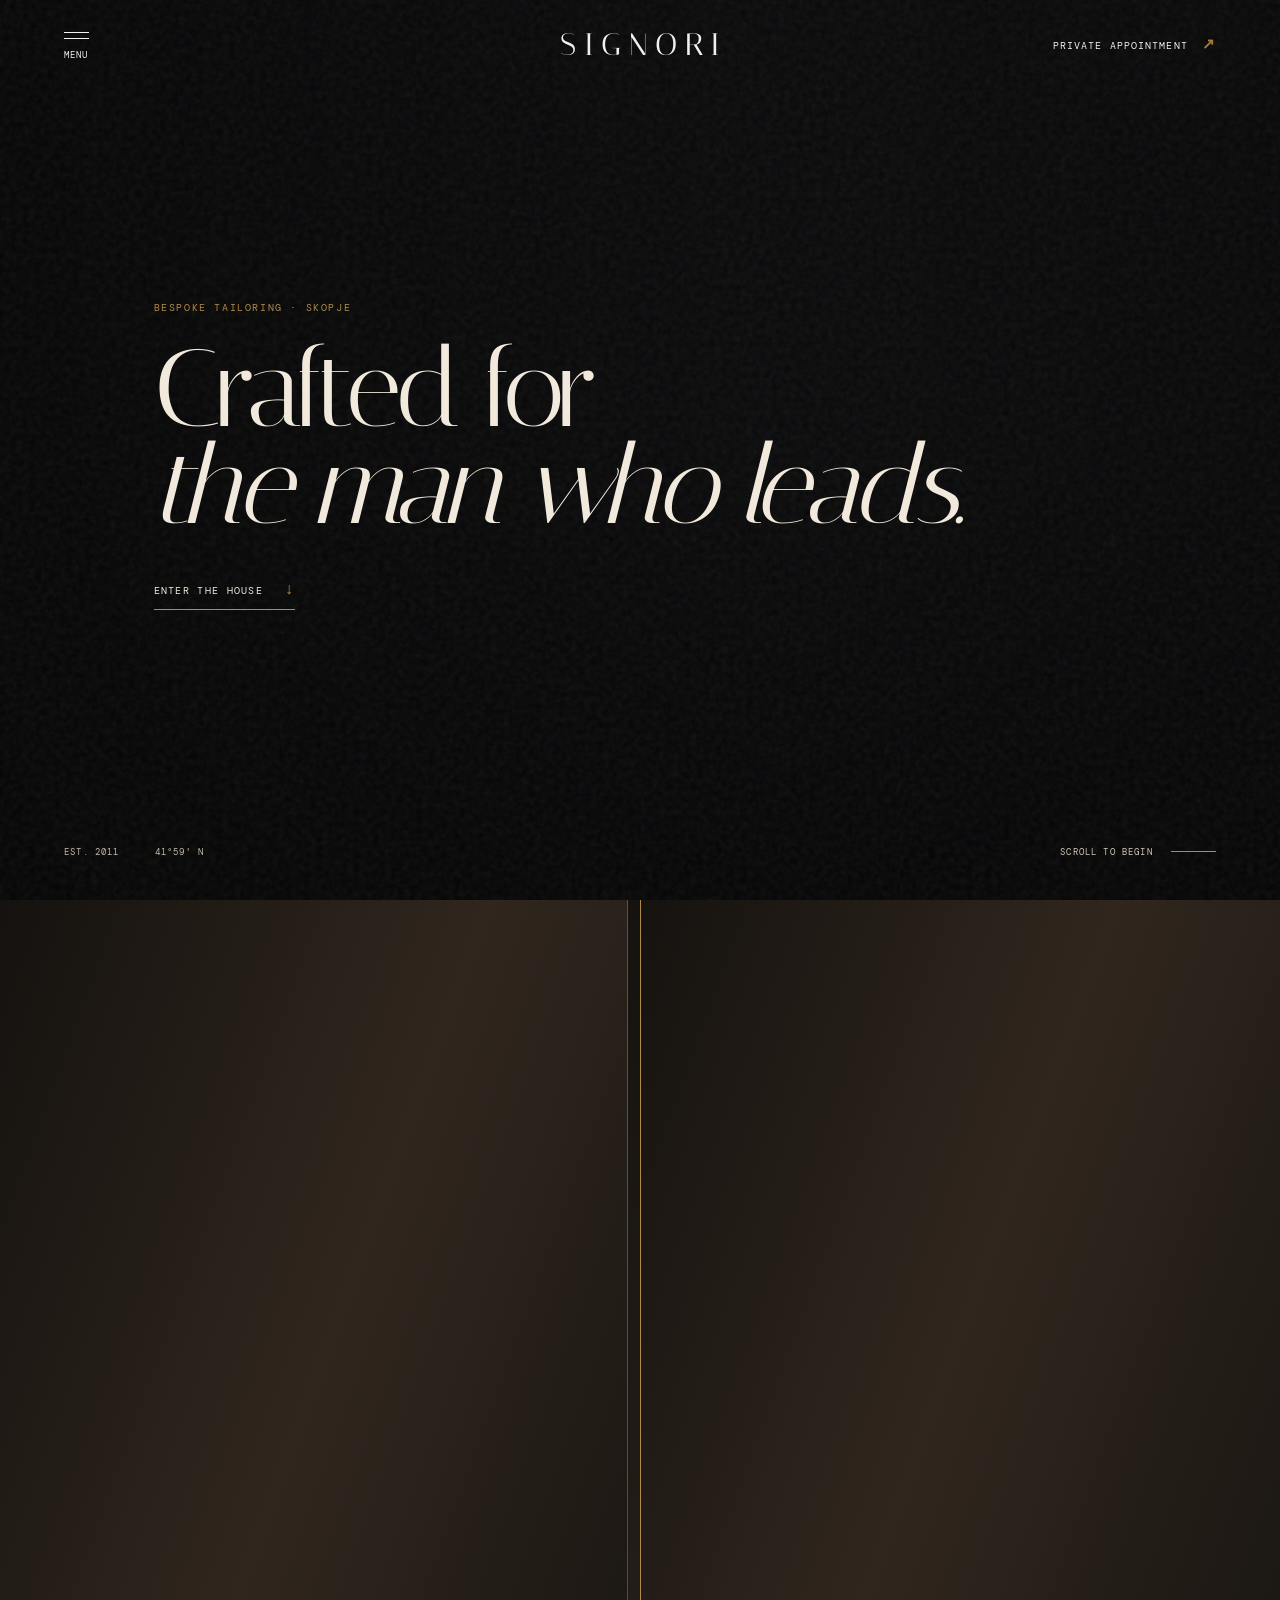
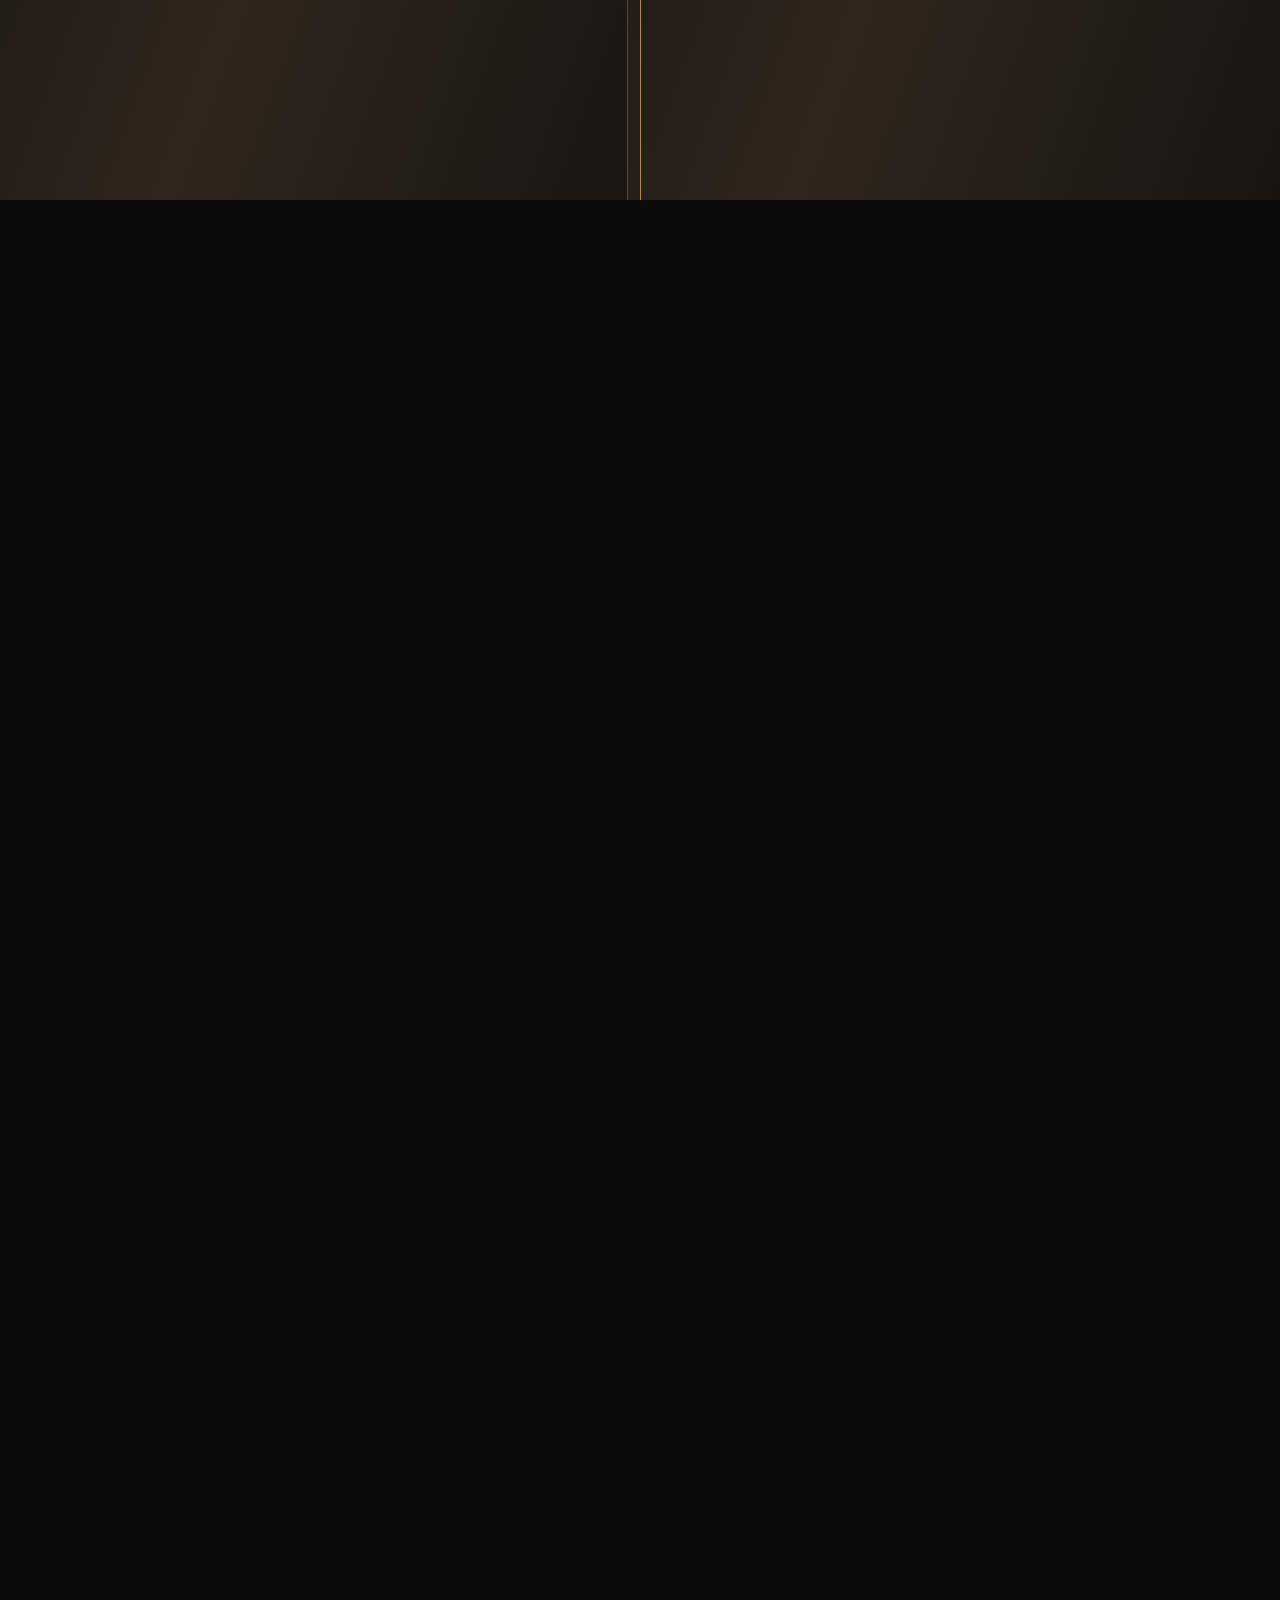
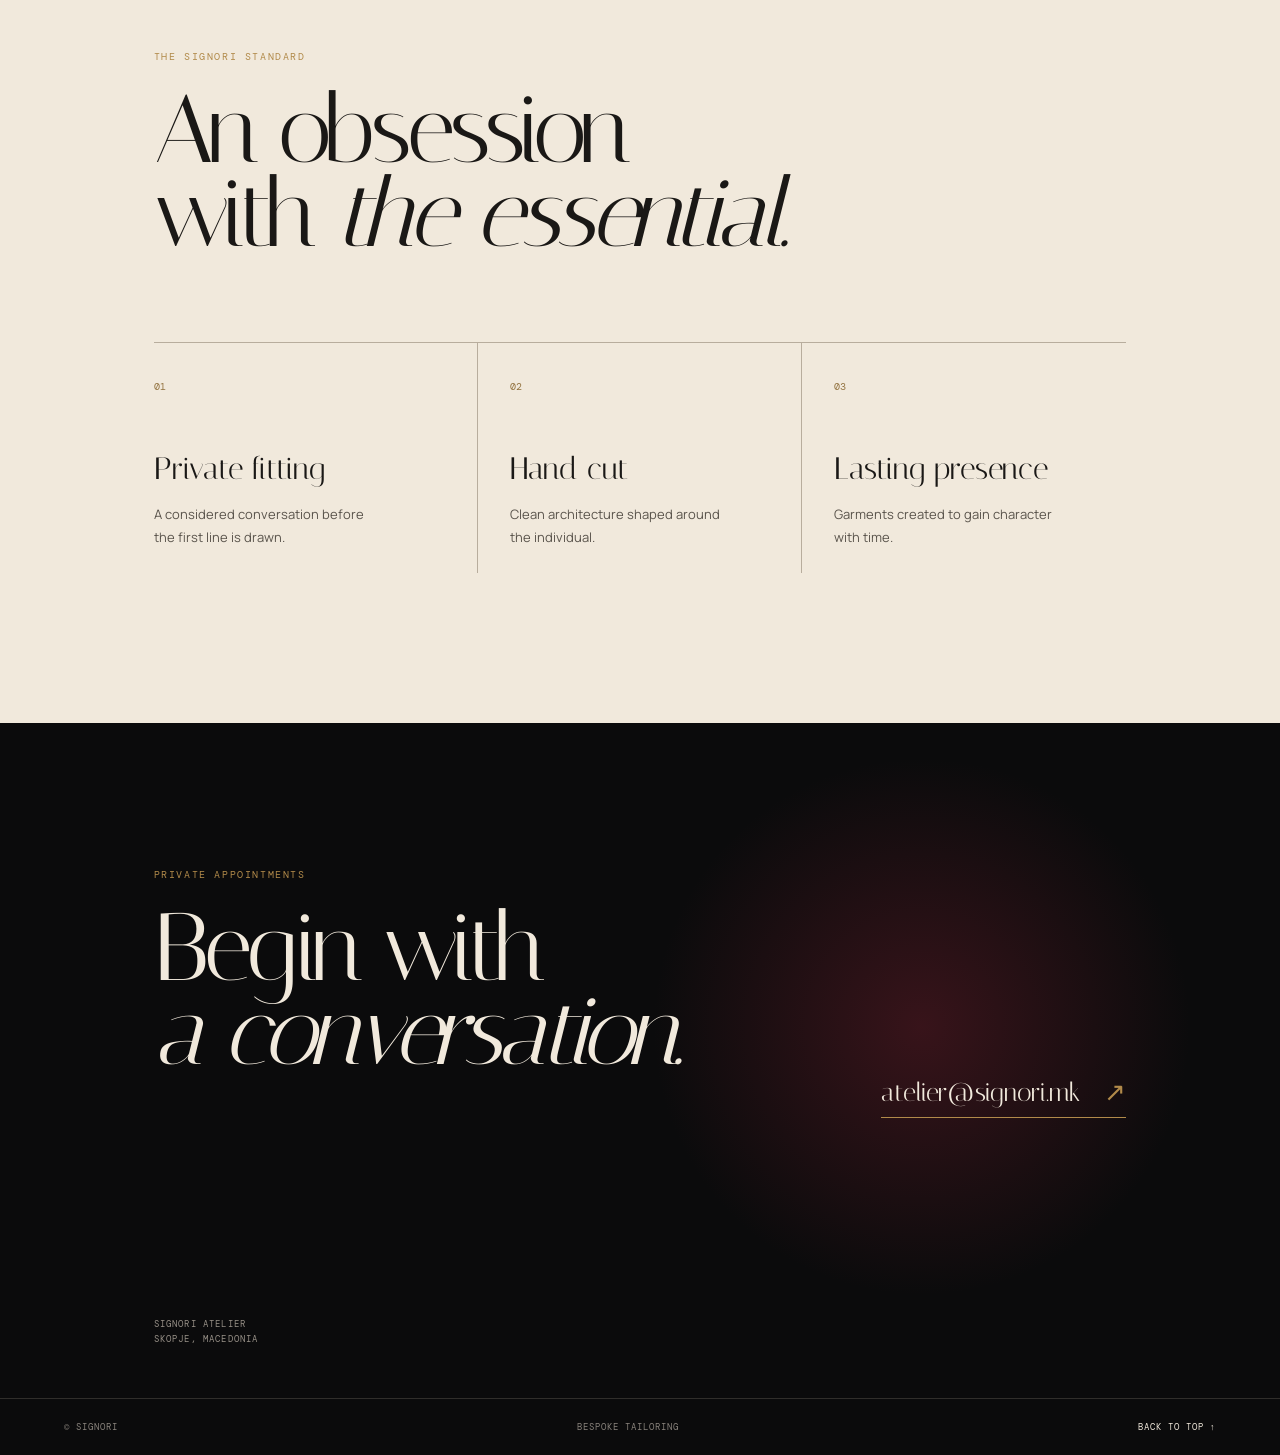
<file: index.html>
<!doctype html>
<html lang="en">
<head>
  <meta charset="UTF-8">
  <meta name="viewport" content="width=device-width, initial-scale=1.0">
  <meta name="description" content="SIGNORI — bespoke tailoring, crafted for the man who leads.">
  <title>SIGNORI — Bespoke tailoring</title>
  <link rel="preconnect" href="https://fonts.googleapis.com">
  <link rel="preconnect" href="https://images.unsplash.com">
  <link rel="stylesheet" href="styles.css">
</head>
<body>
  <div class="loader" aria-hidden="true"><span>SIGNORI</span><i></i></div>
  <header class="topbar">
    <button class="menu-toggle" type="button" aria-expanded="false" aria-controls="site-menu"><span></span><span></span><em>Menu</em></button>
    <a class="brand" href="#top" aria-label="Signori home">SIGNORI</a>
    <a class="top-cta" href="#appointment">Private appointment <b>↗</b></a>
  </header>
  <nav class="menu-panel" id="site-menu" aria-label="Main navigation" aria-hidden="true">
    <div class="menu-backdrop"></div><div class="menu-content">
      <p class="eyebrow">The house of Signori</p>
      <a href="#world">The atelier <span>01</span></a><a href="#craft">The craft <span>02</span></a><a href="#appointment">Appointments <span>03</span></a>
      <p class="menu-contact">Skopje, Macedonia<br><a href="mailto:atelier@signori.mk">atelier@signori.mk</a></p>
    </div>
  </nav>
  <main id="top">
    <section class="hero" aria-labelledby="hero-title">
      <div class="hero-picture"></div><div class="hero-shade"></div><div class="hero-grain"></div>
      <div class="hero-copy"><p class="eyebrow">Bespoke tailoring · Skopje</p><h1 id="hero-title">Crafted for<br><i>the man who leads.</i></h1><a class="text-link" href="#world">Enter the house <span>↓</span></a></div>
      <p class="hero-index">Est. 2011 <span>41°59′ N</span></p><p class="hero-scroll">Scroll to begin <i></i></p>
    </section>

    <section class="world" id="world" aria-label="A journey through the Signori atelier">
      <div class="world-stage">
        <div class="atmosphere"></div><div class="door door-left"></div><div class="door door-right"></div><div class="light-slit"></div>
        <article class="scene scene-arrival is-active" data-scene="0">
          <div class="scene-media arrival-media"></div><div class="scene-shadow"></div>
          <div class="scene-copy"><p class="eyebrow">I — The arrival</p><h2>Enter a world<br>made <i>for you.</i></h2><p>Behind the walnut doors, the noise of the city gives way to the rhythm of the atelier.</p></div>
          <p class="scene-number">01 <span>/ 05</span></p>
        </article>
        <article class="scene scene-measure" data-scene="1">
          <div class="measure-image"></div><div class="tape tape-one"></div><div class="tape tape-two"></div><div class="measure-rule"><span>0</span><span>10</span><span>20</span><span>30</span><span>40</span></div>
          <div class="scene-copy"><p class="eyebrow">II — The measure</p><h2>No two men<br>move <i>alike.</i></h2><p>Thirty-eight considered measurements find the natural balance of your body, posture and pace.</p></div>
          <p class="scene-number">02 <span>/ 05</span></p>
        </article>
        <article class="scene scene-cloth" data-scene="2">
          <div class="cloth-image"></div><div class="wine-sweep"></div><div class="swatch-stack"><button aria-label="Charcoal wool"></button><button aria-label="Ivory wool"></button><button aria-label="Burgundy wool"></button><button aria-label="Midnight wool"></button></div>
          <div class="scene-copy"><p class="eyebrow">III — The cloth</p><h2>Character,<br>woven <i>in.</i></h2><p>Fine wool, silk and cashmere from the world’s most exacting mills — selected under a patient eye.</p></div>
          <p class="scene-number">03 <span>/ 05</span></p>
        </article>
        <article class="scene scene-cut" data-scene="3">
          <div class="cut-image"></div><div class="pattern pattern-a"></div><div class="pattern pattern-b"></div><div class="brass-line"></div>
          <div class="scene-copy"><p class="eyebrow">IV — The cut</p><h2>Precision is<br>a form of <i>respect.</i></h2><p>Every panel is cut by hand. Every proportion is drawn to make a quiet, unmistakable statement.</p></div>
          <p class="scene-number">04 <span>/ 05</span></p>
        </article>
        <article class="scene scene-finish" data-scene="4">
          <div class="finish-image"></div><div class="mirror-frame"></div><div class="mirror-glow"></div>
          <div class="scene-copy"><p class="eyebrow">V — The hand</p><h2>Made once.<br>Worn <i>forever.</i></h2><p>Your finished garment carries hundreds of deliberate gestures — and becomes entirely yours.</p><a class="button" href="#appointment">Begin your fitting <span>↗</span></a></div>
          <p class="scene-number">05 <span>/ 05</span></p>
        </article>
        <div class="scene-progress" aria-hidden="true"><i></i><i></i><i></i><i></i><i></i></div><p class="scroll-label">Scroll through the atelier</p>
      </div>
    </section>

    <section class="craft" id="craft"><p class="eyebrow">The Signori standard</p><h2>An obsession<br>with <i>the essential.</i></h2><div class="craft-grid"><article><span>01</span><h3>Private fitting</h3><p>A considered conversation before the first line is drawn.</p></article><article><span>02</span><h3>Hand cut</h3><p>Clean architecture shaped around the individual.</p></article><article><span>03</span><h3>Lasting presence</h3><p>Garments created to gain character with time.</p></article></div></section>
    <section class="appointment" id="appointment"><div><p class="eyebrow">Private appointments</p><h2>Begin with<br><i>a conversation.</i></h2></div><a class="appointment-link" href="mailto:atelier@signori.mk">atelier@signori.mk <span>↗</span></a><p class="address">SIGNORI ATELIER<br>SKOPJE, MACEDONIA</p></section>
  </main>
  <footer><span>© SIGNORI</span><span>Bespoke tailoring</span><a href="#top">Back to top ↑</a></footer>
  <script src="script.js"></script>
</body>
</html>
</file>
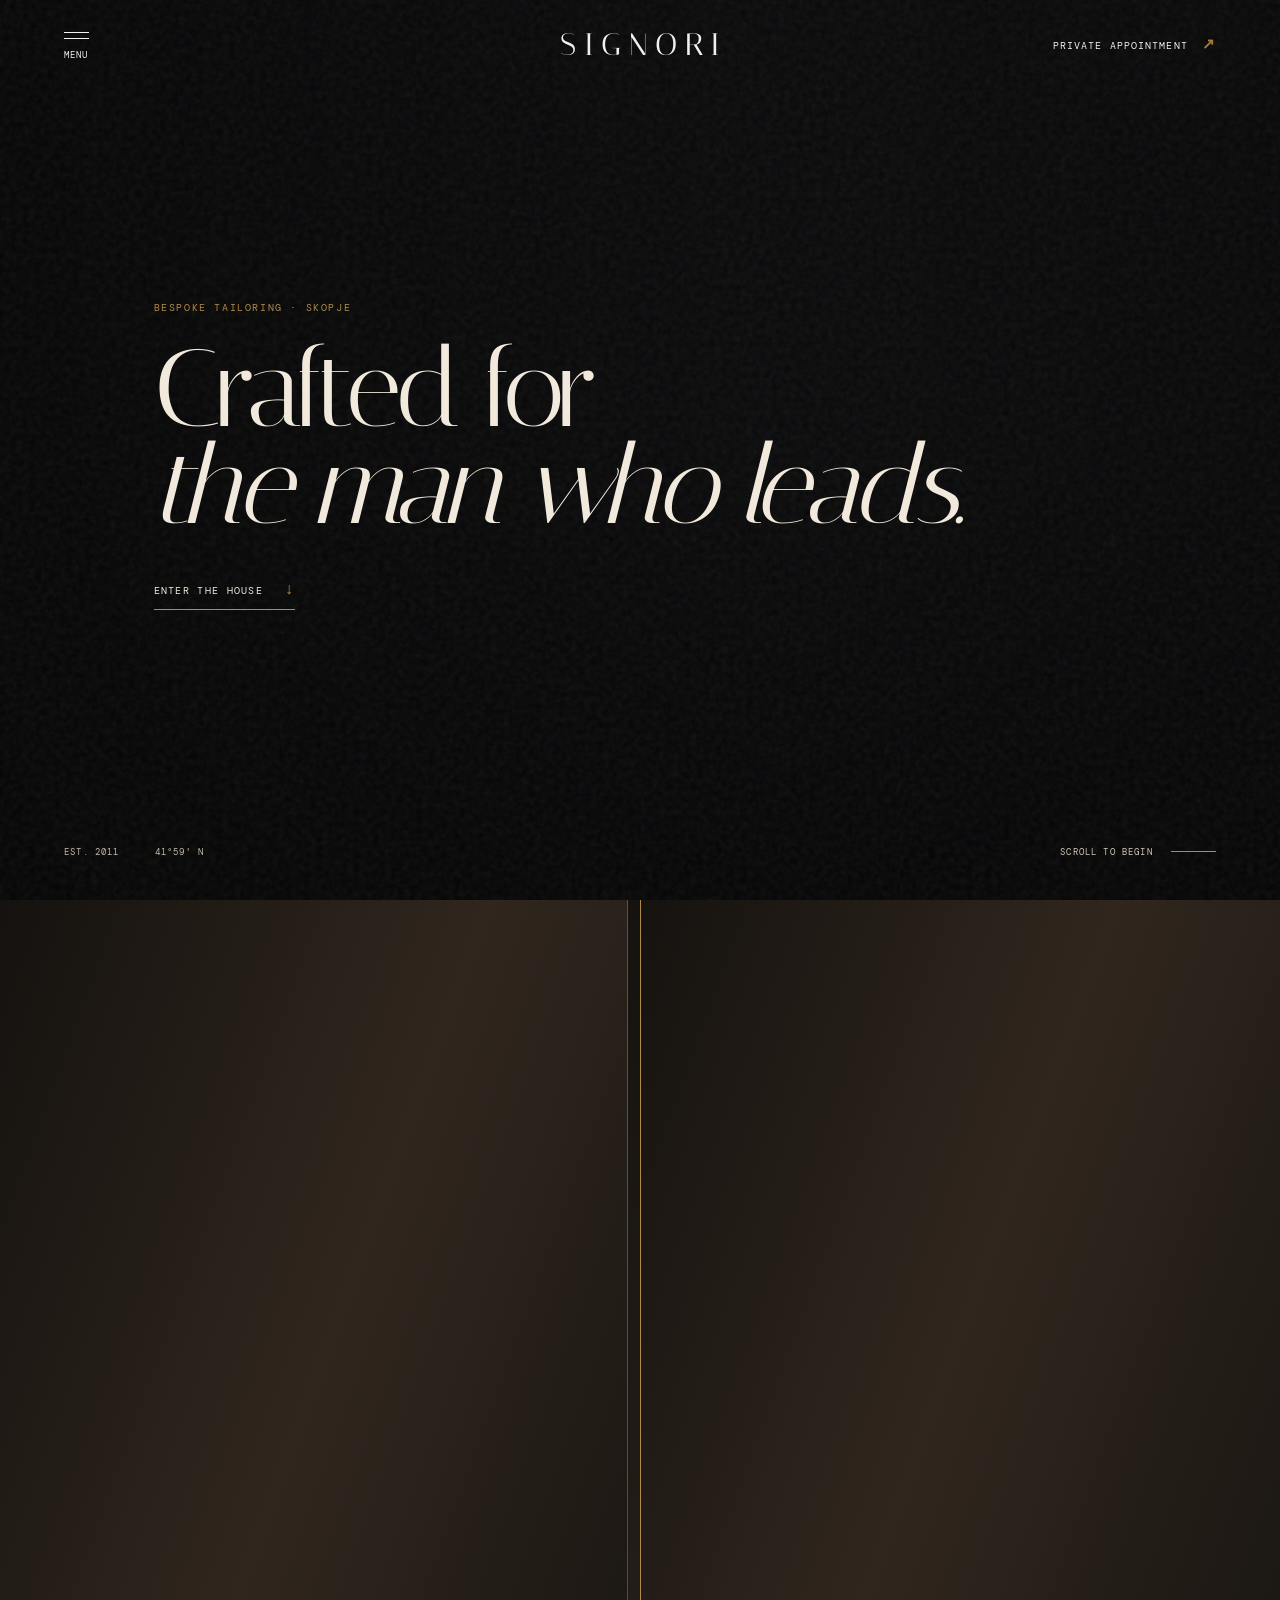
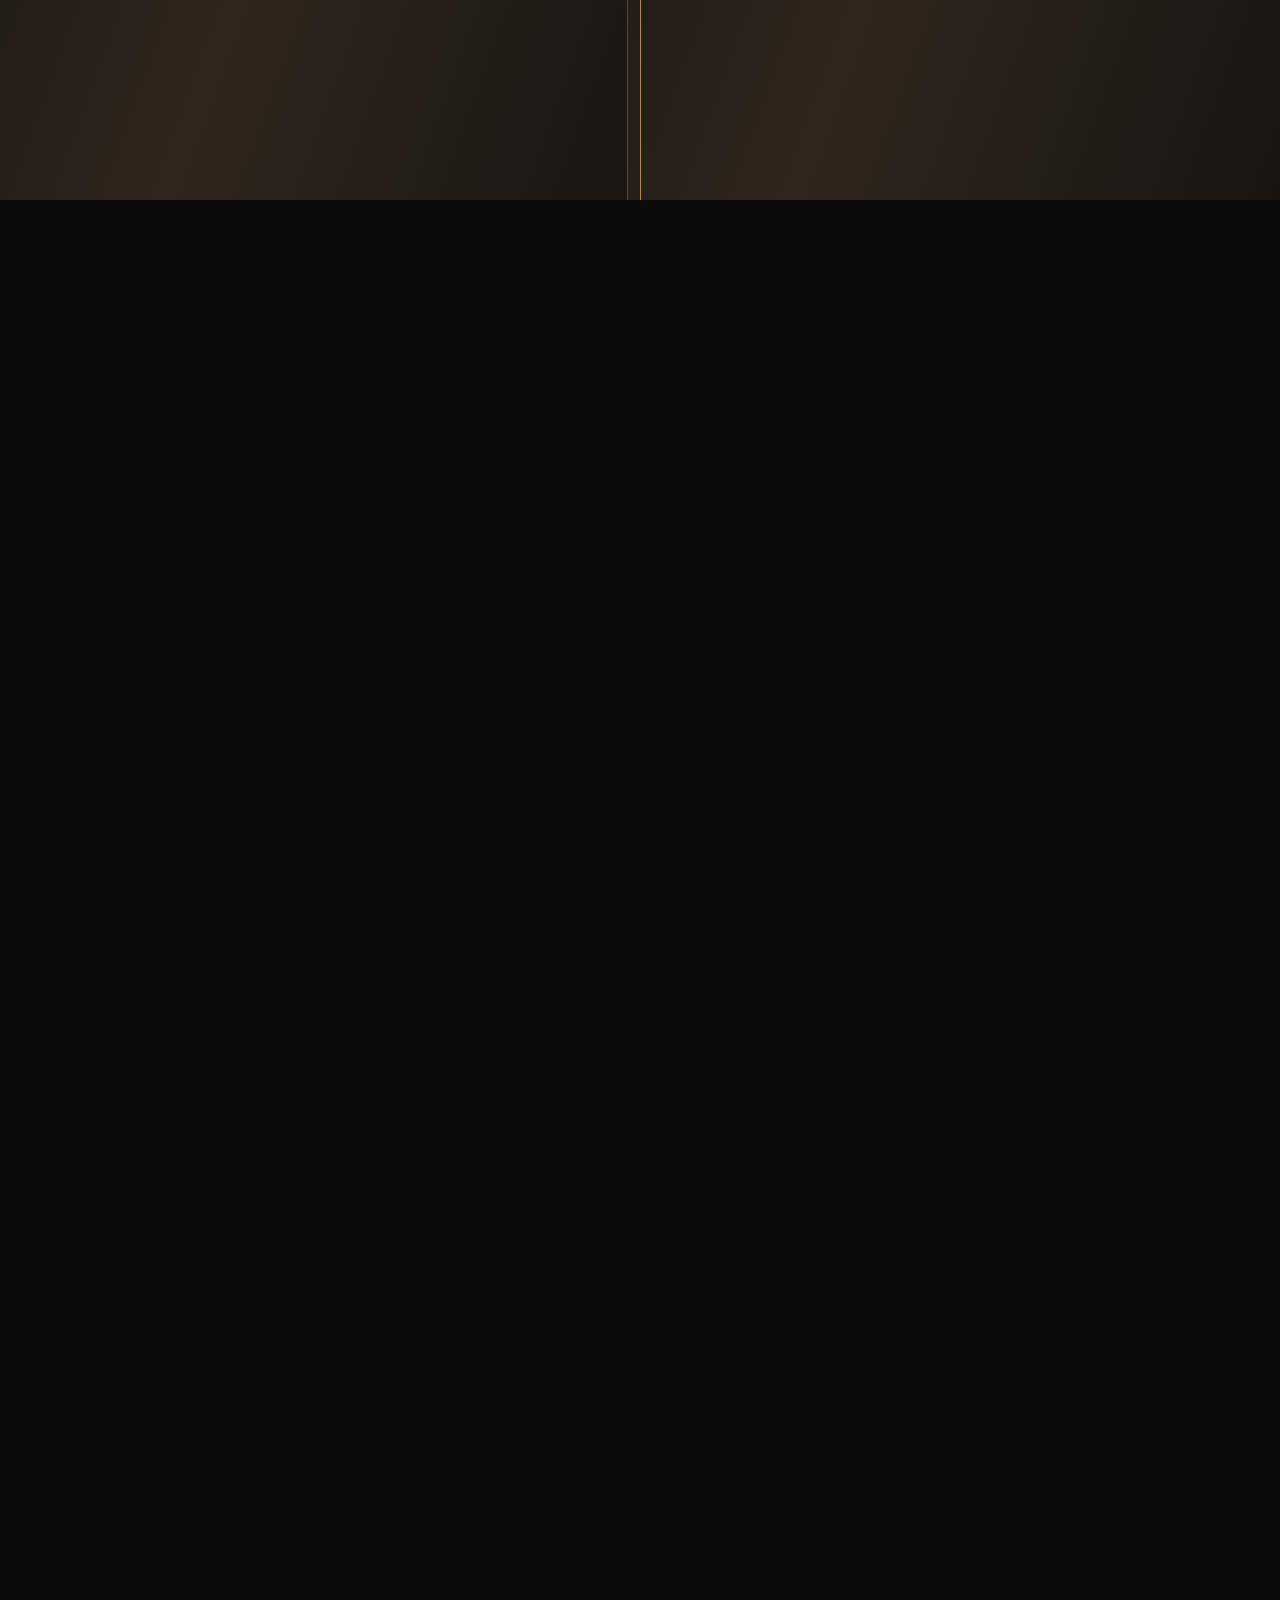
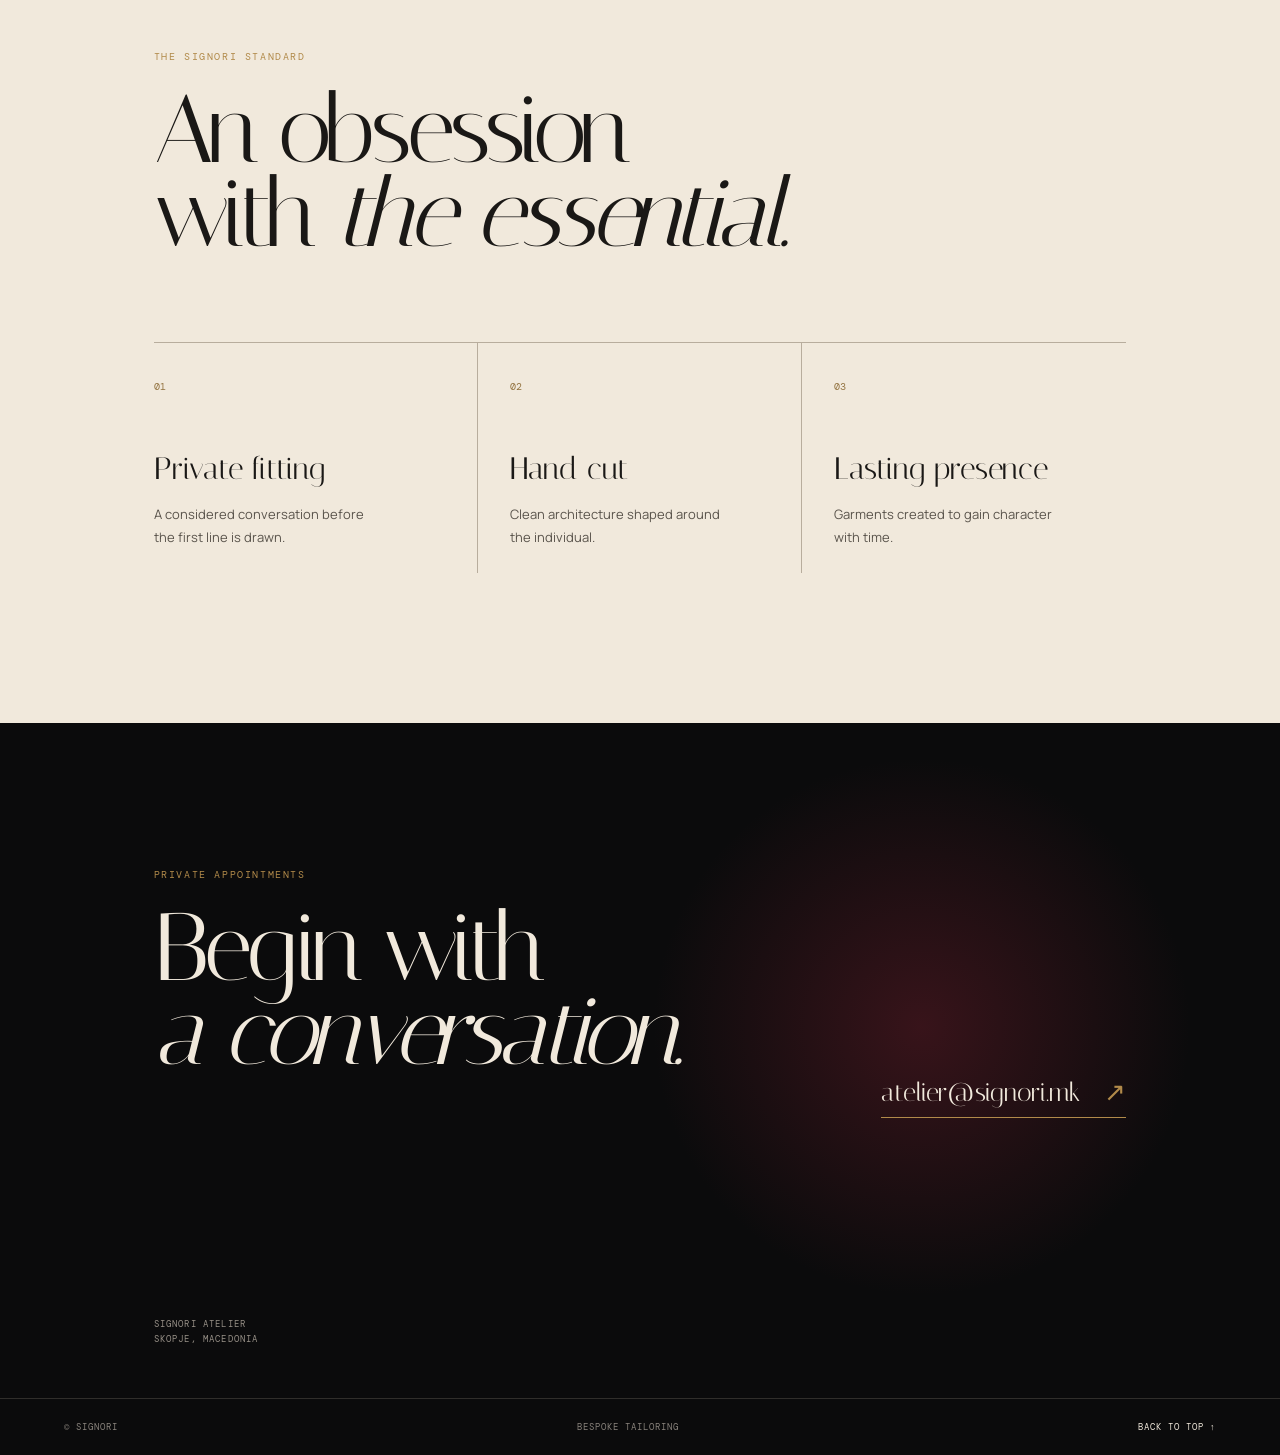
<file: signori-website.html>
<!doctype html>
<html lang="en">
<head>
  <meta charset="UTF-8">
  <meta name="viewport" content="width=device-width, initial-scale=1.0">
  <meta name="description" content="SIGNORI — bespoke tailoring, crafted for the man who leads.">
  <title>SIGNORI — Bespoke tailoring</title>
  <link rel="preconnect" href="https://fonts.googleapis.com">
  <link rel="preconnect" href="https://images.unsplash.com">
  <style>
@import url('https://fonts.googleapis.com/css2?family=DM+Mono&family=Italiana&family=Manrope:wght@400;500;600&display=swap');
:root{--ink:#0b0b0c;--charcoal:#202124;--ivory:#f1e9dc;--gold:#b18a4a;--wine:#641c28;--muted:#aaa197}*{box-sizing:border-box}html{background:var(--ink);scroll-behavior:smooth}body{margin:0;background:var(--ink);color:var(--ivory);font-family:Manrope,Arial,sans-serif;overflow-x:hidden}.loader{position:fixed;inset:0;z-index:100;background:var(--ink);display:grid;place-items:center;transition:opacity .7s ease,visibility .7s ease}.loader span{font:clamp(30px,5vw,62px) Italiana,serif;letter-spacing:.32em;margin-left:.32em}.loader i{position:absolute;width:min(220px,48vw);height:1px;background:#3b3936;top:57%;overflow:hidden}.loader i:after{content:"";display:block;width:100%;height:100%;background:var(--gold);transform:translateX(-100%);animation:load 1.1s .15s forwards}.is-loaded .loader{opacity:0;visibility:hidden}@keyframes load{to{transform:translateX(0)}}.topbar{height:88px;position:fixed;inset:0 0 auto;z-index:30;padding:0 clamp(22px,5vw,80px);display:grid;grid-template-columns:1fr auto 1fr;align-items:center;mix-blend-mode:difference;color:#fff}.brand{font:31px Italiana,serif;letter-spacing:.25em;margin-left:.25em;color:#fff;text-decoration:none}.top-cta{justify-self:end;color:#fff;text-decoration:none;font:10px 'DM Mono',monospace;letter-spacing:.11em;text-transform:uppercase}.top-cta b{font-size:15px;color:var(--gold);margin-left:7px}.menu-toggle{appearance:none;border:0;padding:8px 0;background:none;color:#fff;width:72px;text-align:left;cursor:pointer}.menu-toggle span{display:block;width:25px;height:1px;background:currentColor;margin:5px 0;transition:transform .35s}.menu-toggle em{font:9px 'DM Mono',monospace;font-style:normal;letter-spacing:.12em;text-transform:uppercase;display:block;margin-top:10px}.menu-open .menu-toggle span:first-child{transform:translateY(3px) rotate(45deg)}.menu-open .menu-toggle span:nth-child(2){transform:translateY(-3px) rotate(-45deg)}.menu-panel{visibility:hidden;opacity:0;position:fixed;inset:0;z-index:25;transition:opacity .4s,visibility .4s}.menu-open .menu-panel{visibility:visible;opacity:1}.menu-backdrop{position:absolute;inset:0;background:rgba(0,0,0,.65);backdrop-filter:blur(7px)}.menu-content{position:absolute;inset:0 0 0 auto;width:min(600px,100%);padding:142px clamp(28px,8vw,100px) 55px;background:#191817;transform:translateX(100%);transition:transform .6s cubic-bezier(.77,0,.18,1);display:flex;flex-direction:column}.menu-open .menu-content{transform:none}.eyebrow{font:10px 'DM Mono',monospace;letter-spacing:.16em;text-transform:uppercase;color:var(--gold);margin:0}.menu-content>a{color:var(--ivory);font:clamp(36px,5vw,70px)/1 Italiana,serif;text-decoration:none;padding:13px 0;border-bottom:1px solid #3d3a35;display:flex;justify-content:space-between}.menu-content>a span{font:10px 'DM Mono',monospace;color:var(--gold);align-self:center}.menu-contact{margin-top:auto;font:10px/1.8 'DM Mono',monospace;letter-spacing:.1em;color:var(--muted)}.menu-contact a{color:var(--ivory)}.hero{height:100svh;min-height:660px;position:relative;overflow:hidden;display:flex;align-items:center;padding:0 clamp(26px,12vw,190px)}.hero-picture,.hero-shade,.hero-grain{position:absolute;inset:0}.hero-picture{background:url('https://images.unsplash.com/photo-1617127365659-c47fa864d8bc?auto=format&fit=crop&w=2200&q=90') center/cover;transform:scale(1.1);animation:heroZoom 9s ease-out forwards;filter:brightness(.66) saturate(.65)}@keyframes heroZoom{to{transform:scale(1)}}.hero-shade{background:linear-gradient(90deg,rgba(5,5,5,.88),rgba(5,5,5,.26) 62%,rgba(5,5,5,.55)),linear-gradient(0deg,rgba(0,0,0,.5),transparent 50%)}.hero-grain{opacity:.15;pointer-events:none;background-image:url("data:image/svg+xml,%3Csvg viewBox='0 0 180 180' xmlns='http://www.w3.org/2000/svg'%3E%3Cfilter id='n'%3E%3CfeTurbulence type='fractalNoise' baseFrequency='.8' numOctaves='3' stitchTiles='stitch'/%3E%3C/filter%3E%3Crect width='100%25' height='100%25' filter='url(%23n)' opacity='.5'/%3E%3C/svg%3E")}.hero-copy{position:relative;z-index:1}.hero h1,.scene h2,.craft h2,.appointment h2{font:normal clamp(62px,8.6vw,142px)/.88 Italiana,serif;letter-spacing:-.05em;margin:27px 0 42px}.hero h1 i,.scene h2 i,.craft h2 i,.appointment h2 i{font-weight:400}.text-link{color:var(--ivory);text-decoration:none;font:10px 'DM Mono',monospace;letter-spacing:.13em;text-transform:uppercase;border-bottom:1px solid var(--gold);padding:0 0 12px}.text-link span{color:var(--gold);font-size:16px;margin-left:14px}.hero-index,.hero-scroll{position:absolute;bottom:42px;margin:0;font:9px 'DM Mono',monospace;letter-spacing:.13em;text-transform:uppercase}.hero-index{left:clamp(26px,5vw,80px);display:flex;gap:35px;color:#c3bbae}.hero-scroll{right:clamp(26px,5vw,80px);color:#d2c9bc}.hero-scroll i{display:inline-block;width:45px;height:1px;background:var(--gold);margin:0 0 3px 12px}.world{height:600vh}.world-stage{--progress:0;--scene-progress:0;position:sticky;top:0;height:100svh;overflow:hidden;background:#0d0d0d}.atmosphere{position:absolute;inset:-15%;background:radial-gradient(circle at calc(20% + var(--progress)*60%) 45%,rgba(177,138,74,.23),transparent 20%),radial-gradient(circle at 70% 80%,rgba(100,28,40,.35),transparent 27%);filter:blur(35px)}.door{position:absolute;z-index:15;top:0;bottom:0;width:51%;background:linear-gradient(110deg,#15120f,#30261e 50%,#181511);transition:transform 1.1s cubic-bezier(.65,0,.16,1);pointer-events:none}.door-left{left:0;border-right:1px solid rgba(177,138,74,.45);transform:translateX(calc(var(--progress) * -130%))}.door-right{right:0;border-left:1px solid rgba(177,138,74,.45);transform:translateX(calc(var(--progress) * 130%))}.light-slit{z-index:16;position:absolute;top:0;bottom:0;left:50%;width:1px;background:var(--gold);opacity:calc(1 - var(--progress)*8)}.scene{position:absolute;inset:0;opacity:0;pointer-events:none;transition:opacity .65s ease}.scene.is-active{opacity:1;pointer-events:auto}.scene-media,.arrival-media,.measure-image,.cloth-image,.cut-image,.finish-image{position:absolute;background-position:center;background-size:cover}.scene-copy{position:absolute;z-index:6;left:clamp(26px,12vw,190px);top:50%;transform:translateY(-45%);max-width:490px}.scene h2{font-size:clamp(54px,6.4vw,104px);margin:23px 0}.scene-copy>p:not(.eyebrow){font-size:13px;line-height:1.85;max-width:335px;color:#cec5b9;margin:0}.scene-number{position:absolute;right:clamp(24px,5vw,80px);bottom:42px;z-index:7;margin:0;font:15px 'DM Mono',monospace;color:var(--gold)}.scene-number span{font-size:9px;color:#aaa196}.arrival-media{inset:0 0 0 41%;background-image:linear-gradient(90deg,#0d0d0d 0,rgba(13,13,13,.1) 35%),url('https://images.unsplash.com/photo-1507679799987-c73779587ccf?auto=format&fit=crop&w=1800&q=90');filter:sepia(.2) saturate(.7);transform:translateX(calc((1 - var(--scene-progress))*3vw)) scale(1.04)}.scene-shadow{position:absolute;inset:0;background:linear-gradient(90deg,rgba(0,0,0,.18),transparent)}.scene-measure{background:var(--ivory);color:#171513}.measure-image{width:45%;height:75%;left:8%;top:12%;background-image:url('https://images.unsplash.com/photo-1555069519-127aadedf1ee?auto=format&fit=crop&w=1400&q=90');filter:grayscale(.3);transform:translateX(calc((var(--scene-progress) - 1)*50px))}.scene-measure .scene-copy{left:61%;}.scene-measure .scene-copy>p:not(.eyebrow){color:#4d4841}.scene-measure .scene-number{color:#806238}.tape{position:absolute;z-index:2;border:1px solid #b18a4a;border-left:0;border-right:0;height:30px;width:55%;left:23%;top:49%;transform-origin:left center;background:repeating-linear-gradient(90deg,transparent 0 18px,rgba(177,138,74,.8) 18px 19px)}.tape-one{transform:rotate(calc(-12deg + var(--scene-progress)*10deg))}.tape-two{top:58%;left:15%;opacity:.55;transform:rotate(calc(12deg - var(--scene-progress)*12deg))}.measure-rule{position:absolute;right:5%;top:12%;bottom:12%;width:1px;background:#b18a4a;display:flex;flex-direction:column;justify-content:space-between;padding:0 10px;color:#806238;font:9px 'DM Mono',monospace}.scene-cloth{background:#131313}.cloth-image{inset:0;background-image:linear-gradient(90deg,rgba(9,9,9,.82),rgba(9,9,9,.08)),url('https://images.unsplash.com/photo-1610652492500-ded49ceeb378?auto=format&fit=crop&w=2200&q=90');filter:saturate(.55);transform:scale(calc(1 + var(--scene-progress)*.06))}.wine-sweep{position:absolute;z-index:3;width:38vw;height:145vh;top:-20vh;right:-8vw;background:linear-gradient(95deg,#26080f,#641c28 55%,rgba(100,28,40,.4));transform:rotate(17deg) translateY(calc((var(--scene-progress) - .5)*55vh));mix-blend-mode:multiply}.swatch-stack{z-index:5;position:absolute;right:clamp(26px,10vw,160px);bottom:12vh;display:flex;gap:8px}.swatch-stack button{width:42px;height:64px;border:1px solid rgba(241,233,220,.45);background:#3b3b3b;cursor:pointer}.swatch-stack button:nth-child(2){background:#c7bda9}.swatch-stack button:nth-child(3){background:#641c28}.swatch-stack button:nth-child(4){background:#141414}.scene-cut{background:#161412}.cut-image{inset:0 0 0 42%;background-image:linear-gradient(90deg,#161412,transparent 40%),url('https://images.unsplash.com/photo-1529139574466-a303027c1d8b?auto=format&fit=crop&w=1800&q=90');filter:sepia(.3) saturate(.7)}.pattern{position:absolute;border:1px solid rgba(241,233,220,.48);z-index:3;opacity:.55}.pattern-a{width:20vw;height:38vh;right:31%;top:18%;transform:rotate(calc(-12deg + var(--scene-progress)*15deg))}.pattern-b{width:15vw;height:31vh;right:8%;bottom:11%;transform:rotate(calc(9deg - var(--scene-progress)*12deg))}.brass-line{position:absolute;z-index:4;left:38%;top:0;bottom:0;width:1px;background:var(--gold);opacity:.65}.scene-finish{background:#090909}.finish-image{inset:0;background-image:linear-gradient(90deg,#080808 5%,rgba(8,8,8,.45) 46%,rgba(8,8,8,.15)),url('https://images.unsplash.com/photo-1598808503746-f34c53b9323e?auto=format&fit=crop&w=2200&q=90');filter:sepia(.25) contrast(1.1)}.mirror-frame{position:absolute;right:8%;top:10%;width:19vw;height:73vh;border:1px solid rgba(177,138,74,.7);z-index:2;transform:translateX(calc((1 - var(--scene-progress))*50px));box-shadow:0 0 0 10px rgba(0,0,0,.3),inset 0 0 60px rgba(177,138,74,.2)}.mirror-glow{position:absolute;right:10%;top:18%;width:15vw;height:58vh;background:linear-gradient(110deg,transparent,rgba(241,233,220,.15),transparent);z-index:3;transform:translateX(calc((1 - var(--scene-progress))*80px));filter:blur(12px)}.button{display:inline-flex;gap:24px;align-items:center;margin-top:30px;padding:17px 20px;background:var(--ivory);color:#1b1917;text-decoration:none;font:10px 'DM Mono',monospace;letter-spacing:.1em;text-transform:uppercase}.button span{color:var(--wine);font-size:16px}.scene-progress{position:absolute;z-index:8;left:clamp(26px,5vw,80px);bottom:43px;display:flex;gap:8px}.scene-progress i{width:27px;height:2px;background:rgba(241,233,220,.25);transition:background .35s}.scene-progress i.is-complete{background:var(--gold)}.scroll-label{position:absolute;z-index:8;left:calc(clamp(26px,5vw,80px) + 160px);bottom:39px;margin:0;color:#9e968c;font:9px 'DM Mono',monospace;letter-spacing:.13em;text-transform:uppercase}.craft{padding:150px clamp(26px,12vw,190px);background:var(--ivory);color:#1a1816}.craft h2,.appointment h2{font-size:clamp(58px,7.5vw,118px);margin:25px 0 85px}.craft-grid{border-top:1px solid #b8ad9d;display:grid;grid-template-columns:repeat(3,1fr)}.craft-grid article{padding:30px 32px 10px;border-right:1px solid #b8ad9d;min-height:220px}.craft-grid article:first-child{padding-left:0}.craft-grid article:last-child{border:0}.craft-grid span{font:10px 'DM Mono',monospace;color:#92723f}.craft-grid h3{font:31px Italiana,serif;margin:55px 0 16px}.craft-grid p{font-size:13px;line-height:1.8;color:#5a544c;max-width:230px}.appointment{min-height:75vh;position:relative;padding:145px clamp(26px,12vw,190px) 70px;background:radial-gradient(circle at 72% 45%,rgba(100,28,40,.5),transparent 27%),#0b0b0c;display:flex;align-items:flex-start;justify-content:space-between}.appointment-link{align-self:center;color:var(--ivory);font:clamp(18px,2vw,28px) Italiana,serif;text-decoration:none;border-bottom:1px solid var(--gold);padding-bottom:10px}.appointment-link span{color:var(--gold);margin-left:16px}.address{position:absolute;bottom:50px;margin:0;color:#979087;font:9px/1.7 'DM Mono',monospace;letter-spacing:.13em}footer{background:#0b0b0c;border-top:1px solid #302e2b;padding:22px clamp(26px,5vw,80px);display:flex;justify-content:space-between;color:#89837c;font:9px 'DM Mono',monospace;letter-spacing:.11em;text-transform:uppercase}footer a{color:var(--ivory);text-decoration:none}.reduce-motion *, .reduce-motion *:before,.reduce-motion *:after{animation-duration:.01ms!important;transition-duration:.01ms!important;scroll-behavior:auto!important}@media(max-width:700px){.topbar{height:70px;grid-template-columns:1fr auto 1fr;padding:0 22px}.brand{font-size:24px}.top-cta{font-size:0}.top-cta b{font-size:17px}.hero{min-height:620px;padding:0 8vw}.hero-picture{background-position:58% center}.hero h1{font-size:clamp(57px,15vw,84px)}.hero-index{left:8vw}.hero-index span,.hero-scroll{display:none}.world{height:500vh}.scene-copy{left:8vw;right:8vw;top:59%;transform:none}.scene h2{font-size:clamp(51px,14vw,75px)}.arrival-media{inset:0;opacity:.62}.scene-measure .scene-copy{left:8vw}.measure-image{width:80%;height:36%;left:10%;top:12%}.tape,.measure-rule{display:none}.wine-sweep{width:56vw}.swatch-stack{right:8vw;bottom:14vh}.scene-cut .cut-image{inset:0;opacity:.55}.pattern-a{width:30vw;right:14%;top:12%}.pattern-b,.brass-line,.mirror-frame,.mirror-glow{display:none}.finish-image{background-position:58% center}.scene-number{right:8vw}.scene-progress{left:8vw}.scroll-label{display:none}.craft{padding:100px 8vw}.craft h2{margin-bottom:55px}.craft-grid{display:block}.craft-grid article,.craft-grid article:first-child{min-height:0;padding:27px 0;border-right:0;border-bottom:1px solid #b8ad9d}.craft-grid h3{margin:24px 0 8px}.appointment{min-height:680px;padding:105px 8vw 55px;display:block}.appointment h2{margin-bottom:70px}.appointment-link{font-size:24px}.address{bottom:35px}footer{padding:20px 8vw}footer span:nth-child(2){display:none}}

</style>
</head>
<body>
  <div class="loader" aria-hidden="true"><span>SIGNORI</span><i></i></div>
  <header class="topbar">
    <button class="menu-toggle" type="button" aria-expanded="false" aria-controls="site-menu"><span></span><span></span><em>Menu</em></button>
    <a class="brand" href="#top" aria-label="Signori home">SIGNORI</a>
    <a class="top-cta" href="#appointment">Private appointment <b>↗</b></a>
  </header>
  <nav class="menu-panel" id="site-menu" aria-label="Main navigation" aria-hidden="true">
    <div class="menu-backdrop"></div><div class="menu-content">
      <p class="eyebrow">The house of Signori</p>
      <a href="#world">The atelier <span>01</span></a><a href="#craft">The craft <span>02</span></a><a href="#appointment">Appointments <span>03</span></a>
      <p class="menu-contact">Skopje, Macedonia<br><a href="mailto:atelier@signori.mk">atelier@signori.mk</a></p>
    </div>
  </nav>
  <main id="top">
    <section class="hero" aria-labelledby="hero-title">
      <div class="hero-picture"></div><div class="hero-shade"></div><div class="hero-grain"></div>
      <div class="hero-copy"><p class="eyebrow">Bespoke tailoring · Skopje</p><h1 id="hero-title">Crafted for<br><i>the man who leads.</i></h1><a class="text-link" href="#world">Enter the house <span>↓</span></a></div>
      <p class="hero-index">Est. 2011 <span>41°59′ N</span></p><p class="hero-scroll">Scroll to begin <i></i></p>
    </section>

    <section class="world" id="world" aria-label="A journey through the Signori atelier">
      <div class="world-stage">
        <div class="atmosphere"></div><div class="door door-left"></div><div class="door door-right"></div><div class="light-slit"></div>
        <article class="scene scene-arrival is-active" data-scene="0">
          <div class="scene-media arrival-media"></div><div class="scene-shadow"></div>
          <div class="scene-copy"><p class="eyebrow">I — The arrival</p><h2>Enter a world<br>made <i>for you.</i></h2><p>Behind the walnut doors, the noise of the city gives way to the rhythm of the atelier.</p></div>
          <p class="scene-number">01 <span>/ 05</span></p>
        </article>
        <article class="scene scene-measure" data-scene="1">
          <div class="measure-image"></div><div class="tape tape-one"></div><div class="tape tape-two"></div><div class="measure-rule"><span>0</span><span>10</span><span>20</span><span>30</span><span>40</span></div>
          <div class="scene-copy"><p class="eyebrow">II — The measure</p><h2>No two men<br>move <i>alike.</i></h2><p>Thirty-eight considered measurements find the natural balance of your body, posture and pace.</p></div>
          <p class="scene-number">02 <span>/ 05</span></p>
        </article>
        <article class="scene scene-cloth" data-scene="2">
          <div class="cloth-image"></div><div class="wine-sweep"></div><div class="swatch-stack"><button aria-label="Charcoal wool"></button><button aria-label="Ivory wool"></button><button aria-label="Burgundy wool"></button><button aria-label="Midnight wool"></button></div>
          <div class="scene-copy"><p class="eyebrow">III — The cloth</p><h2>Character,<br>woven <i>in.</i></h2><p>Fine wool, silk and cashmere from the world’s most exacting mills — selected under a patient eye.</p></div>
          <p class="scene-number">03 <span>/ 05</span></p>
        </article>
        <article class="scene scene-cut" data-scene="3">
          <div class="cut-image"></div><div class="pattern pattern-a"></div><div class="pattern pattern-b"></div><div class="brass-line"></div>
          <div class="scene-copy"><p class="eyebrow">IV — The cut</p><h2>Precision is<br>a form of <i>respect.</i></h2><p>Every panel is cut by hand. Every proportion is drawn to make a quiet, unmistakable statement.</p></div>
          <p class="scene-number">04 <span>/ 05</span></p>
        </article>
        <article class="scene scene-finish" data-scene="4">
          <div class="finish-image"></div><div class="mirror-frame"></div><div class="mirror-glow"></div>
          <div class="scene-copy"><p class="eyebrow">V — The hand</p><h2>Made once.<br>Worn <i>forever.</i></h2><p>Your finished garment carries hundreds of deliberate gestures — and becomes entirely yours.</p><a class="button" href="#appointment">Begin your fitting <span>↗</span></a></div>
          <p class="scene-number">05 <span>/ 05</span></p>
        </article>
        <div class="scene-progress" aria-hidden="true"><i></i><i></i><i></i><i></i><i></i></div><p class="scroll-label">Scroll through the atelier</p>
      </div>
    </section>

    <section class="craft" id="craft"><p class="eyebrow">The Signori standard</p><h2>An obsession<br>with <i>the essential.</i></h2><div class="craft-grid"><article><span>01</span><h3>Private fitting</h3><p>A considered conversation before the first line is drawn.</p></article><article><span>02</span><h3>Hand cut</h3><p>Clean architecture shaped around the individual.</p></article><article><span>03</span><h3>Lasting presence</h3><p>Garments created to gain character with time.</p></article></div></section>
    <section class="appointment" id="appointment"><div><p class="eyebrow">Private appointments</p><h2>Begin with<br><i>a conversation.</i></h2></div><a class="appointment-link" href="mailto:atelier@signori.mk">atelier@signori.mk <span>↗</span></a><p class="address">SIGNORI ATELIER<br>SKOPJE, MACEDONIA</p></section>
  </main>
  <footer><span>© SIGNORI</span><span>Bespoke tailoring</span><a href="#top">Back to top ↑</a></footer>
  <script>
const body = document.body;
const world = document.querySelector('.world');
const stage = document.querySelector('.world-stage');
const scenes = [...document.querySelectorAll('.scene')];
const progressBars = [...document.querySelectorAll('.scene-progress i')];
const menuButton = document.querySelector('.menu-toggle');
const menuPanel = document.querySelector('.menu-panel');
const reduceMotion = window.matchMedia('(prefers-reduced-motion: reduce)').matches;
let rafId = 0;

function setMenu(open) {
  menuButton.setAttribute('aria-expanded', String(open));
  menuPanel.setAttribute('aria-hidden', String(!open));
  body.classList.toggle('menu-open', open);
}

function updateWorld() {
  rafId = 0;
  const rect = world.getBoundingClientRect();
  const distance = Math.max(1, world.offsetHeight - window.innerHeight);
  const progress = Math.min(1, Math.max(0, -rect.top / distance));
  const sceneIndex = Math.min(scenes.length - 1, Math.floor(progress * scenes.length));
  stage.style.setProperty('--progress', progress.toFixed(4));
  stage.style.setProperty('--scene-progress', ((progress * scenes.length) % 1).toFixed(4));
  scenes.forEach((scene, index) => scene.classList.toggle('is-active', index === sceneIndex));
  progressBars.forEach((bar, index) => bar.classList.toggle('is-complete', index <= sceneIndex));
}

function requestUpdate() {
  if (!rafId) rafId = requestAnimationFrame(updateWorld);
}

menuButton.addEventListener('click', () => setMenu(!body.classList.contains('menu-open')));
menuPanel.addEventListener('click', (event) => { if (event.target.closest('a') || event.target.classList.contains('menu-backdrop')) setMenu(false); });
window.addEventListener('scroll', requestUpdate, { passive: true });
window.addEventListener('resize', requestUpdate);
window.addEventListener('load', () => body.classList.add('is-loaded'));
if (reduceMotion) body.classList.add('reduce-motion');
updateWorld();

</script>
</body>
</html>
</file>
<file: styles.css>
@import url('https://fonts.googleapis.com/css2?family=DM+Mono&family=Italiana&family=Manrope:wght@400;500;600&display=swap');
:root{--ink:#0b0b0c;--charcoal:#202124;--ivory:#f1e9dc;--gold:#b18a4a;--wine:#641c28;--muted:#aaa197}*{box-sizing:border-box}html{background:var(--ink);scroll-behavior:smooth}body{margin:0;background:var(--ink);color:var(--ivory);font-family:Manrope,Arial,sans-serif;overflow-x:hidden}.loader{position:fixed;inset:0;z-index:100;background:var(--ink);display:grid;place-items:center;transition:opacity .7s ease,visibility .7s ease}.loader span{font:clamp(30px,5vw,62px) Italiana,serif;letter-spacing:.32em;margin-left:.32em}.loader i{position:absolute;width:min(220px,48vw);height:1px;background:#3b3936;top:57%;overflow:hidden}.loader i:after{content:"";display:block;width:100%;height:100%;background:var(--gold);transform:translateX(-100%);animation:load 1.1s .15s forwards}.is-loaded .loader{opacity:0;visibility:hidden}@keyframes load{to{transform:translateX(0)}}.topbar{height:88px;position:fixed;inset:0 0 auto;z-index:30;padding:0 clamp(22px,5vw,80px);display:grid;grid-template-columns:1fr auto 1fr;align-items:center;mix-blend-mode:difference;color:#fff}.brand{font:31px Italiana,serif;letter-spacing:.25em;margin-left:.25em;color:#fff;text-decoration:none}.top-cta{justify-self:end;color:#fff;text-decoration:none;font:10px 'DM Mono',monospace;letter-spacing:.11em;text-transform:uppercase}.top-cta b{font-size:15px;color:var(--gold);margin-left:7px}.menu-toggle{appearance:none;border:0;padding:8px 0;background:none;color:#fff;width:72px;text-align:left;cursor:pointer}.menu-toggle span{display:block;width:25px;height:1px;background:currentColor;margin:5px 0;transition:transform .35s}.menu-toggle em{font:9px 'DM Mono',monospace;font-style:normal;letter-spacing:.12em;text-transform:uppercase;display:block;margin-top:10px}.menu-open .menu-toggle span:first-child{transform:translateY(3px) rotate(45deg)}.menu-open .menu-toggle span:nth-child(2){transform:translateY(-3px) rotate(-45deg)}.menu-panel{visibility:hidden;opacity:0;position:fixed;inset:0;z-index:25;transition:opacity .4s,visibility .4s}.menu-open .menu-panel{visibility:visible;opacity:1}.menu-backdrop{position:absolute;inset:0;background:rgba(0,0,0,.65);backdrop-filter:blur(7px)}.menu-content{position:absolute;inset:0 0 0 auto;width:min(600px,100%);padding:142px clamp(28px,8vw,100px) 55px;background:#191817;transform:translateX(100%);transition:transform .6s cubic-bezier(.77,0,.18,1);display:flex;flex-direction:column}.menu-open .menu-content{transform:none}.eyebrow{font:10px 'DM Mono',monospace;letter-spacing:.16em;text-transform:uppercase;color:var(--gold);margin:0}.menu-content>a{color:var(--ivory);font:clamp(36px,5vw,70px)/1 Italiana,serif;text-decoration:none;padding:13px 0;border-bottom:1px solid #3d3a35;display:flex;justify-content:space-between}.menu-content>a span{font:10px 'DM Mono',monospace;color:var(--gold);align-self:center}.menu-contact{margin-top:auto;font:10px/1.8 'DM Mono',monospace;letter-spacing:.1em;color:var(--muted)}.menu-contact a{color:var(--ivory)}.hero{height:100svh;min-height:660px;position:relative;overflow:hidden;display:flex;align-items:center;padding:0 clamp(26px,12vw,190px)}.hero-picture,.hero-shade,.hero-grain{position:absolute;inset:0}.hero-picture{background:url('https://images.unsplash.com/photo-1617127365659-c47fa864d8bc?auto=format&fit=crop&w=2200&q=90') center/cover;transform:scale(1.1);animation:heroZoom 9s ease-out forwards;filter:brightness(.66) saturate(.65)}@keyframes heroZoom{to{transform:scale(1)}}.hero-shade{background:linear-gradient(90deg,rgba(5,5,5,.88),rgba(5,5,5,.26) 62%,rgba(5,5,5,.55)),linear-gradient(0deg,rgba(0,0,0,.5),transparent 50%)}.hero-grain{opacity:.15;pointer-events:none;background-image:url("data:image/svg+xml,%3Csvg viewBox='0 0 180 180' xmlns='http://www.w3.org/2000/svg'%3E%3Cfilter id='n'%3E%3CfeTurbulence type='fractalNoise' baseFrequency='.8' numOctaves='3' stitchTiles='stitch'/%3E%3C/filter%3E%3Crect width='100%25' height='100%25' filter='url(%23n)' opacity='.5'/%3E%3C/svg%3E")}.hero-copy{position:relative;z-index:1}.hero h1,.scene h2,.craft h2,.appointment h2{font:normal clamp(62px,8.6vw,142px)/.88 Italiana,serif;letter-spacing:-.05em;margin:27px 0 42px}.hero h1 i,.scene h2 i,.craft h2 i,.appointment h2 i{font-weight:400}.text-link{color:var(--ivory);text-decoration:none;font:10px 'DM Mono',monospace;letter-spacing:.13em;text-transform:uppercase;border-bottom:1px solid var(--gold);padding:0 0 12px}.text-link span{color:var(--gold);font-size:16px;margin-left:14px}.hero-index,.hero-scroll{position:absolute;bottom:42px;margin:0;font:9px 'DM Mono',monospace;letter-spacing:.13em;text-transform:uppercase}.hero-index{left:clamp(26px,5vw,80px);display:flex;gap:35px;color:#c3bbae}.hero-scroll{right:clamp(26px,5vw,80px);color:#d2c9bc}.hero-scroll i{display:inline-block;width:45px;height:1px;background:var(--gold);margin:0 0 3px 12px}.world{height:600vh}.world-stage{--progress:0;--scene-progress:0;position:sticky;top:0;height:100svh;overflow:hidden;background:#0d0d0d}.atmosphere{position:absolute;inset:-15%;background:radial-gradient(circle at calc(20% + var(--progress)*60%) 45%,rgba(177,138,74,.23),transparent 20%),radial-gradient(circle at 70% 80%,rgba(100,28,40,.35),transparent 27%);filter:blur(35px)}.door{position:absolute;z-index:15;top:0;bottom:0;width:51%;background:linear-gradient(110deg,#15120f,#30261e 50%,#181511);transition:transform 1.1s cubic-bezier(.65,0,.16,1);pointer-events:none}.door-left{left:0;border-right:1px solid rgba(177,138,74,.45);transform:translateX(calc(var(--progress) * -130%))}.door-right{right:0;border-left:1px solid rgba(177,138,74,.45);transform:translateX(calc(var(--progress) * 130%))}.light-slit{z-index:16;position:absolute;top:0;bottom:0;left:50%;width:1px;background:var(--gold);opacity:calc(1 - var(--progress)*8)}.scene{position:absolute;inset:0;opacity:0;pointer-events:none;transition:opacity .65s ease}.scene.is-active{opacity:1;pointer-events:auto}.scene-media,.arrival-media,.measure-image,.cloth-image,.cut-image,.finish-image{position:absolute;background-position:center;background-size:cover}.scene-copy{position:absolute;z-index:6;left:clamp(26px,12vw,190px);top:50%;transform:translateY(-45%);max-width:490px}.scene h2{font-size:clamp(54px,6.4vw,104px);margin:23px 0}.scene-copy>p:not(.eyebrow){font-size:13px;line-height:1.85;max-width:335px;color:#cec5b9;margin:0}.scene-number{position:absolute;right:clamp(24px,5vw,80px);bottom:42px;z-index:7;margin:0;font:15px 'DM Mono',monospace;color:var(--gold)}.scene-number span{font-size:9px;color:#aaa196}.arrival-media{inset:0 0 0 41%;background-image:linear-gradient(90deg,#0d0d0d 0,rgba(13,13,13,.1) 35%),url('https://images.unsplash.com/photo-1507679799987-c73779587ccf?auto=format&fit=crop&w=1800&q=90');filter:sepia(.2) saturate(.7);transform:translateX(calc((1 - var(--scene-progress))*3vw)) scale(1.04)}.scene-shadow{position:absolute;inset:0;background:linear-gradient(90deg,rgba(0,0,0,.18),transparent)}.scene-measure{background:var(--ivory);color:#171513}.measure-image{width:45%;height:75%;left:8%;top:12%;background-image:url('https://images.unsplash.com/photo-1555069519-127aadedf1ee?auto=format&fit=crop&w=1400&q=90');filter:grayscale(.3);transform:translateX(calc((var(--scene-progress) - 1)*50px))}.scene-measure .scene-copy{left:61%;}.scene-measure .scene-copy>p:not(.eyebrow){color:#4d4841}.scene-measure .scene-number{color:#806238}.tape{position:absolute;z-index:2;border:1px solid #b18a4a;border-left:0;border-right:0;height:30px;width:55%;left:23%;top:49%;transform-origin:left center;background:repeating-linear-gradient(90deg,transparent 0 18px,rgba(177,138,74,.8) 18px 19px)}.tape-one{transform:rotate(calc(-12deg + var(--scene-progress)*10deg))}.tape-two{top:58%;left:15%;opacity:.55;transform:rotate(calc(12deg - var(--scene-progress)*12deg))}.measure-rule{position:absolute;right:5%;top:12%;bottom:12%;width:1px;background:#b18a4a;display:flex;flex-direction:column;justify-content:space-between;padding:0 10px;color:#806238;font:9px 'DM Mono',monospace}.scene-cloth{background:#131313}.cloth-image{inset:0;background-image:linear-gradient(90deg,rgba(9,9,9,.82),rgba(9,9,9,.08)),url('https://images.unsplash.com/photo-1610652492500-ded49ceeb378?auto=format&fit=crop&w=2200&q=90');filter:saturate(.55);transform:scale(calc(1 + var(--scene-progress)*.06))}.wine-sweep{position:absolute;z-index:3;width:38vw;height:145vh;top:-20vh;right:-8vw;background:linear-gradient(95deg,#26080f,#641c28 55%,rgba(100,28,40,.4));transform:rotate(17deg) translateY(calc((var(--scene-progress) - .5)*55vh));mix-blend-mode:multiply}.swatch-stack{z-index:5;position:absolute;right:clamp(26px,10vw,160px);bottom:12vh;display:flex;gap:8px}.swatch-stack button{width:42px;height:64px;border:1px solid rgba(241,233,220,.45);background:#3b3b3b;cursor:pointer}.swatch-stack button:nth-child(2){background:#c7bda9}.swatch-stack button:nth-child(3){background:#641c28}.swatch-stack button:nth-child(4){background:#141414}.scene-cut{background:#161412}.cut-image{inset:0 0 0 42%;background-image:linear-gradient(90deg,#161412,transparent 40%),url('https://images.unsplash.com/photo-1529139574466-a303027c1d8b?auto=format&fit=crop&w=1800&q=90');filter:sepia(.3) saturate(.7)}.pattern{position:absolute;border:1px solid rgba(241,233,220,.48);z-index:3;opacity:.55}.pattern-a{width:20vw;height:38vh;right:31%;top:18%;transform:rotate(calc(-12deg + var(--scene-progress)*15deg))}.pattern-b{width:15vw;height:31vh;right:8%;bottom:11%;transform:rotate(calc(9deg - var(--scene-progress)*12deg))}.brass-line{position:absolute;z-index:4;left:38%;top:0;bottom:0;width:1px;background:var(--gold);opacity:.65}.scene-finish{background:#090909}.finish-image{inset:0;background-image:linear-gradient(90deg,#080808 5%,rgba(8,8,8,.45) 46%,rgba(8,8,8,.15)),url('https://images.unsplash.com/photo-1598808503746-f34c53b9323e?auto=format&fit=crop&w=2200&q=90');filter:sepia(.25) contrast(1.1)}.mirror-frame{position:absolute;right:8%;top:10%;width:19vw;height:73vh;border:1px solid rgba(177,138,74,.7);z-index:2;transform:translateX(calc((1 - var(--scene-progress))*50px));box-shadow:0 0 0 10px rgba(0,0,0,.3),inset 0 0 60px rgba(177,138,74,.2)}.mirror-glow{position:absolute;right:10%;top:18%;width:15vw;height:58vh;background:linear-gradient(110deg,transparent,rgba(241,233,220,.15),transparent);z-index:3;transform:translateX(calc((1 - var(--scene-progress))*80px));filter:blur(12px)}.button{display:inline-flex;gap:24px;align-items:center;margin-top:30px;padding:17px 20px;background:var(--ivory);color:#1b1917;text-decoration:none;font:10px 'DM Mono',monospace;letter-spacing:.1em;text-transform:uppercase}.button span{color:var(--wine);font-size:16px}.scene-progress{position:absolute;z-index:8;left:clamp(26px,5vw,80px);bottom:43px;display:flex;gap:8px}.scene-progress i{width:27px;height:2px;background:rgba(241,233,220,.25);transition:background .35s}.scene-progress i.is-complete{background:var(--gold)}.scroll-label{position:absolute;z-index:8;left:calc(clamp(26px,5vw,80px) + 160px);bottom:39px;margin:0;color:#9e968c;font:9px 'DM Mono',monospace;letter-spacing:.13em;text-transform:uppercase}.craft{padding:150px clamp(26px,12vw,190px);background:var(--ivory);color:#1a1816}.craft h2,.appointment h2{font-size:clamp(58px,7.5vw,118px);margin:25px 0 85px}.craft-grid{border-top:1px solid #b8ad9d;display:grid;grid-template-columns:repeat(3,1fr)}.craft-grid article{padding:30px 32px 10px;border-right:1px solid #b8ad9d;min-height:220px}.craft-grid article:first-child{padding-left:0}.craft-grid article:last-child{border:0}.craft-grid span{font:10px 'DM Mono',monospace;color:#92723f}.craft-grid h3{font:31px Italiana,serif;margin:55px 0 16px}.craft-grid p{font-size:13px;line-height:1.8;color:#5a544c;max-width:230px}.appointment{min-height:75vh;position:relative;padding:145px clamp(26px,12vw,190px) 70px;background:radial-gradient(circle at 72% 45%,rgba(100,28,40,.5),transparent 27%),#0b0b0c;display:flex;align-items:flex-start;justify-content:space-between}.appointment-link{align-self:center;color:var(--ivory);font:clamp(18px,2vw,28px) Italiana,serif;text-decoration:none;border-bottom:1px solid var(--gold);padding-bottom:10px}.appointment-link span{color:var(--gold);margin-left:16px}.address{position:absolute;bottom:50px;margin:0;color:#979087;font:9px/1.7 'DM Mono',monospace;letter-spacing:.13em}footer{background:#0b0b0c;border-top:1px solid #302e2b;padding:22px clamp(26px,5vw,80px);display:flex;justify-content:space-between;color:#89837c;font:9px 'DM Mono',monospace;letter-spacing:.11em;text-transform:uppercase}footer a{color:var(--ivory);text-decoration:none}.reduce-motion *, .reduce-motion *:before,.reduce-motion *:after{animation-duration:.01ms!important;transition-duration:.01ms!important;scroll-behavior:auto!important}@media(max-width:700px){.topbar{height:70px;grid-template-columns:1fr auto 1fr;padding:0 22px}.brand{font-size:24px}.top-cta{font-size:0}.top-cta b{font-size:17px}.hero{min-height:620px;padding:0 8vw}.hero-picture{background-position:58% center}.hero h1{font-size:clamp(57px,15vw,84px)}.hero-index{left:8vw}.hero-index span,.hero-scroll{display:none}.world{height:500vh}.scene-copy{left:8vw;right:8vw;top:59%;transform:none}.scene h2{font-size:clamp(51px,14vw,75px)}.arrival-media{inset:0;opacity:.62}.scene-measure .scene-copy{left:8vw}.measure-image{width:80%;height:36%;left:10%;top:12%}.tape,.measure-rule{display:none}.wine-sweep{width:56vw}.swatch-stack{right:8vw;bottom:14vh}.scene-cut .cut-image{inset:0;opacity:.55}.pattern-a{width:30vw;right:14%;top:12%}.pattern-b,.brass-line,.mirror-frame,.mirror-glow{display:none}.finish-image{background-position:58% center}.scene-number{right:8vw}.scene-progress{left:8vw}.scroll-label{display:none}.craft{padding:100px 8vw}.craft h2{margin-bottom:55px}.craft-grid{display:block}.craft-grid article,.craft-grid article:first-child{min-height:0;padding:27px 0;border-right:0;border-bottom:1px solid #b8ad9d}.craft-grid h3{margin:24px 0 8px}.appointment{min-height:680px;padding:105px 8vw 55px;display:block}.appointment h2{margin-bottom:70px}.appointment-link{font-size:24px}.address{bottom:35px}footer{padding:20px 8vw}footer span:nth-child(2){display:none}}
</file>
